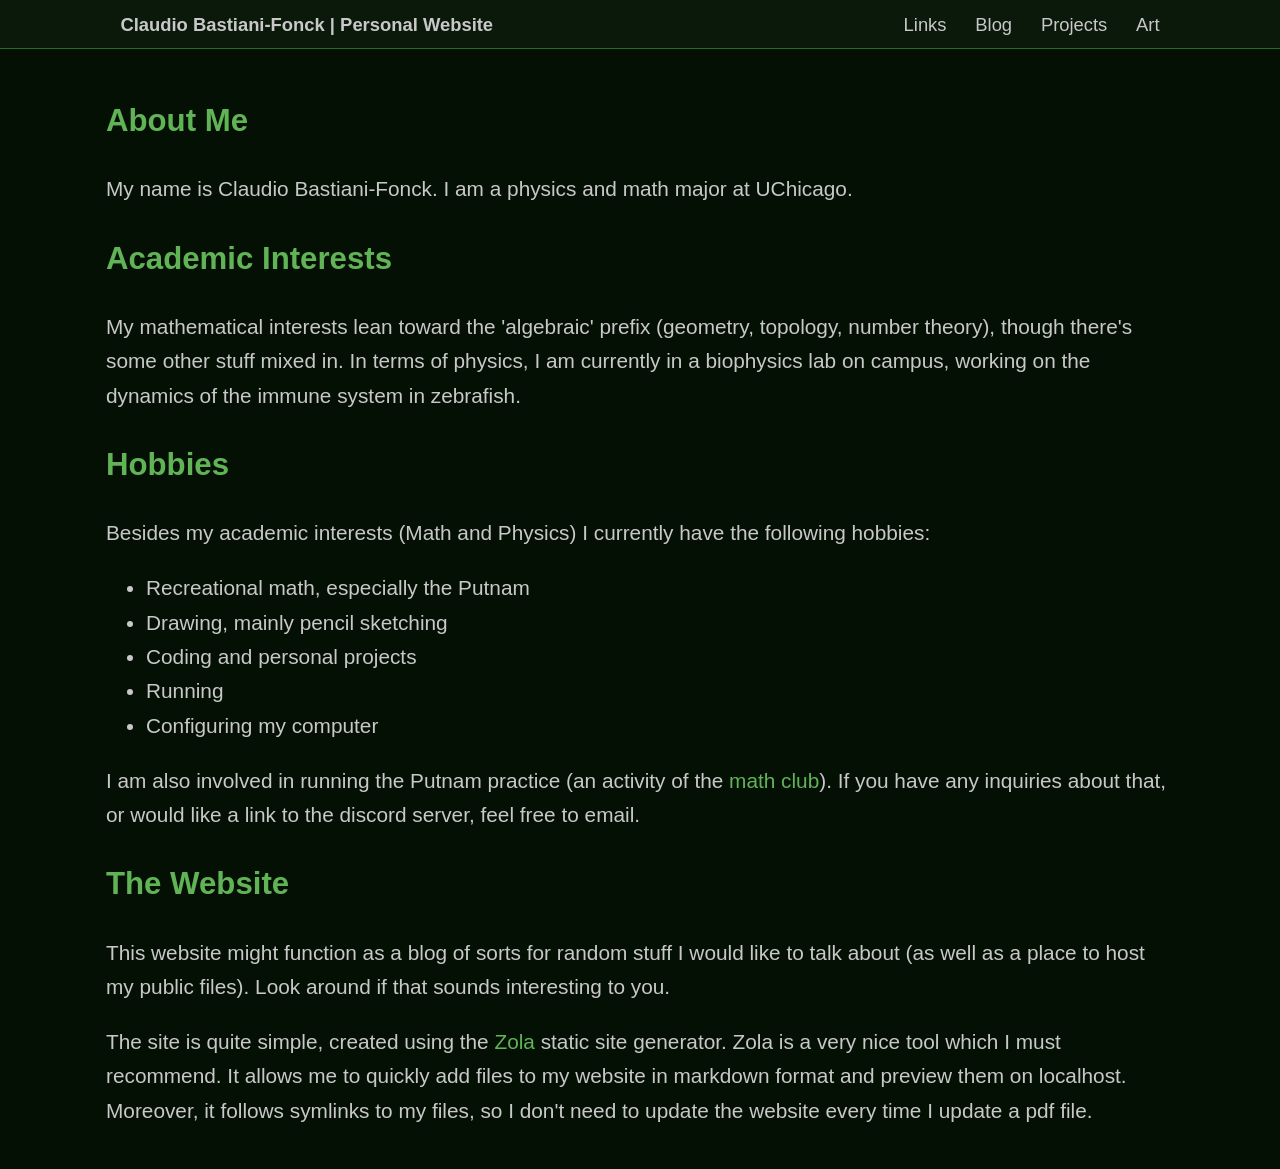
<file: index.html>
<!doctype html><html lang=en><head><meta charset=utf-8><meta content="width=device-width,initial-scale=1" name=viewport><title>Home | Claudio Bastiani-Fonck | Personal Website</title><meta content="Personal website and blog." name=description><link href=https://claudio-bf.github.io/css/site.css rel=stylesheet><link title="Claudio Bastiani-Fonck | Personal Website" href=https://claudio-bf.github.io/atom.xml rel=alternate type=application/atom+xml><body><header class=site-header><nav aria-label="Primary navigation" class=site-nav><span aria-label="Site title" class=nav-brand>Claudio Bastiani-Fonck | Personal Website</span><ul class=nav-list><li><a class=nav-action href=https://claudio-bf.github.io/links/>Links</a><li><a class=nav-action href=https://claudio-bf.github.io/blog/>Blog</a><li><a class=nav-action href=https://claudio-bf.github.io/projects/>Projects</a><li><a class=nav-action href=https://claudio-bf.github.io/art/>Art</a></ul></nav></header><main class=content><h2 id=about-me>About Me</h2><p>My name is Claudio Bastiani-Fonck. I am a physics and math major at UChicago.<h2 id=academic-interests>Academic Interests</h2><p>My mathematical interests lean toward the 'algebraic' prefix (geometry, topology, number theory), though there's some other stuff mixed in. In terms of physics, I am currently in a biophysics lab on campus, working on the dynamics of the immune system in zebrafish.<h2 id=hobbies>Hobbies</h2><p>Besides my academic interests (Math and Physics) I currently have the following hobbies:<ul><li>Recreational math, especially the Putnam<li>Drawing, mainly pencil sketching<li>Coding and personal projects<li>Running<li>Configuring my computer</ul><p>I am also involved in running the Putnam practice (an activity of the <a href=https://math.uchicago.edu/~mathclub/ rel=external>math club</a>). If you have any inquiries about that, or would like a link to the discord server, feel free to email.<h2 id=the-website>The Website</h2><p>This website might function as a blog of sorts for random stuff I would like to talk about (as well as a place to host my public files). Look around if that sounds interesting to you.<p>The site is quite simple, created using the <a href=https://www.getzola.org/ rel=external>Zola</a> static site generator. Zola is a very nice tool which I must recommend. It allows me to quickly add files to my website in markdown format and preview them on localhost. Moreover, it follows symlinks to my files, so I don't need to update the website every time I update a pdf file.</main>
</file>
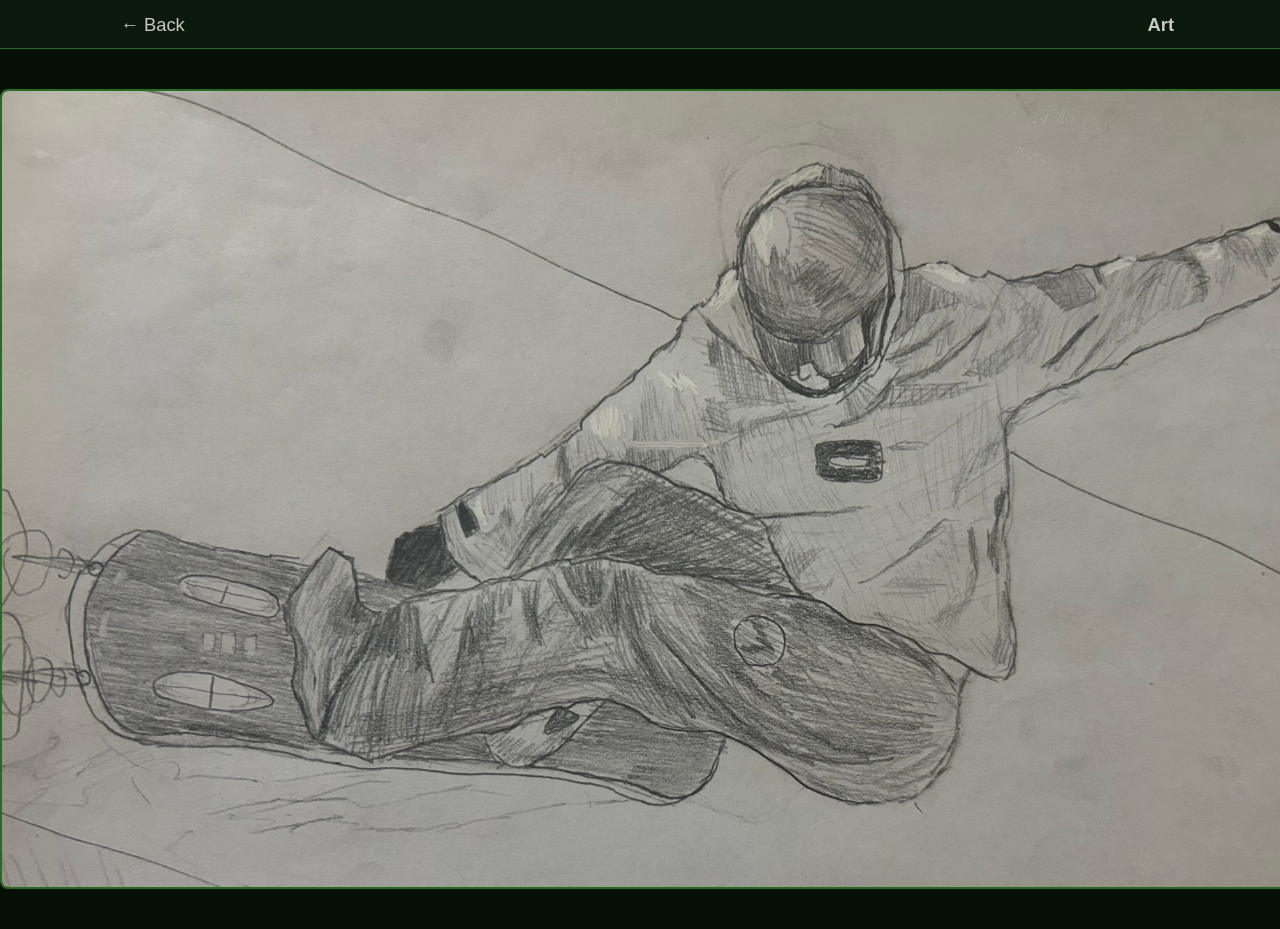
<file: art/index.html>
<!doctype html><html lang=en><head><meta charset=utf-8><meta content="width=device-width,initial-scale=1" name=viewport><title>Art | Claudio Bastiani-Fonck | Personal Website</title><meta content="Personal website and blog." name=description><link href=https://claudio-bf.github.io/css/site.css rel=stylesheet><link title="Claudio Bastiani-Fonck | Personal Website" href=https://claudio-bf.github.io/atom.xml rel=alternate type=application/atom+xml><body><header class=site-header><nav aria-label="Back navigation" class="site-nav site-nav--tree"><a class=nav-action href=https://claudio-bf.github.io/>← Back</a><div aria-current=page class=nav-path><span class=nav-current>Art</span></div></nav></header><main class=content><div aria-label="Art gallery" class=image-gallery><div class=image-wrapper><a href=https://claudio-bf.github.io/art/snowboarder.jpeg rel=noopener target=_blank> <img alt=snowboarder class=gallery-image decoding=async loading=lazy src=https://claudio-bf.github.io/art/snowboarder.jpeg> </a><div class=tooltip>snowboarder</div></div><div class=image-wrapper><a href=https://claudio-bf.github.io/art/rose.jpeg rel=noopener target=_blank> <img alt=rose class=gallery-image decoding=async loading=lazy src=https://claudio-bf.github.io/art/rose.jpeg> </a><div class=tooltip>rose</div></div><div class=image-wrapper><a href=https://claudio-bf.github.io/art/marija.jpeg rel=noopener target=_blank> <img alt=marija class=gallery-image decoding=async loading=lazy src=https://claudio-bf.github.io/art/marija.jpeg> </a><div class=tooltip>marija</div></div><div class=image-wrapper><a href=https://claudio-bf.github.io/art/kakeya.jpeg rel=noopener target=_blank> <img alt=kakeya class=gallery-image decoding=async loading=lazy src=https://claudio-bf.github.io/art/kakeya.jpeg> </a><div class=tooltip>kakeya</div></div><div class=image-wrapper><a href=https://claudio-bf.github.io/art/grothendieck.jpeg rel=noopener target=_blank> <img alt=grothendieck class=gallery-image decoding=async loading=lazy src=https://claudio-bf.github.io/art/grothendieck.jpeg> </a><div class=tooltip>grothendieck</div></div><div class=image-wrapper><a href=https://claudio-bf.github.io/art/girl.jpeg rel=noopener target=_blank> <img alt=girl class=gallery-image decoding=async loading=lazy src=https://claudio-bf.github.io/art/girl.jpeg> </a><div class=tooltip>girl</div></div><div class=image-wrapper><a href=https://claudio-bf.github.io/art/frog.jpeg rel=noopener target=_blank> <img alt=frog class=gallery-image decoding=async loading=lazy src=https://claudio-bf.github.io/art/frog.jpeg> </a><div class=tooltip>frog</div></div><div class=image-wrapper><a href=https://claudio-bf.github.io/art/fighting.jpeg rel=noopener target=_blank> <img alt=fighting class=gallery-image decoding=async loading=lazy src=https://claudio-bf.github.io/art/fighting.jpeg> </a><div class=tooltip>fighting</div></div><div class=image-wrapper><a href=https://claudio-bf.github.io/art/ferrero-rocher.jpeg rel=noopener target=_blank> <img alt="ferrero rocher" class=gallery-image decoding=async loading=lazy src=https://claudio-bf.github.io/art/ferrero-rocher.jpeg> </a><div class=tooltip>ferrero rocher</div></div><div class=image-wrapper><a href=https://claudio-bf.github.io/art/cat.jpeg rel=noopener target=_blank> <img alt=cat class=gallery-image decoding=async loading=lazy src=https://claudio-bf.github.io/art/cat.jpeg> </a><div class=tooltip>cat</div></div></div></main>
</file>
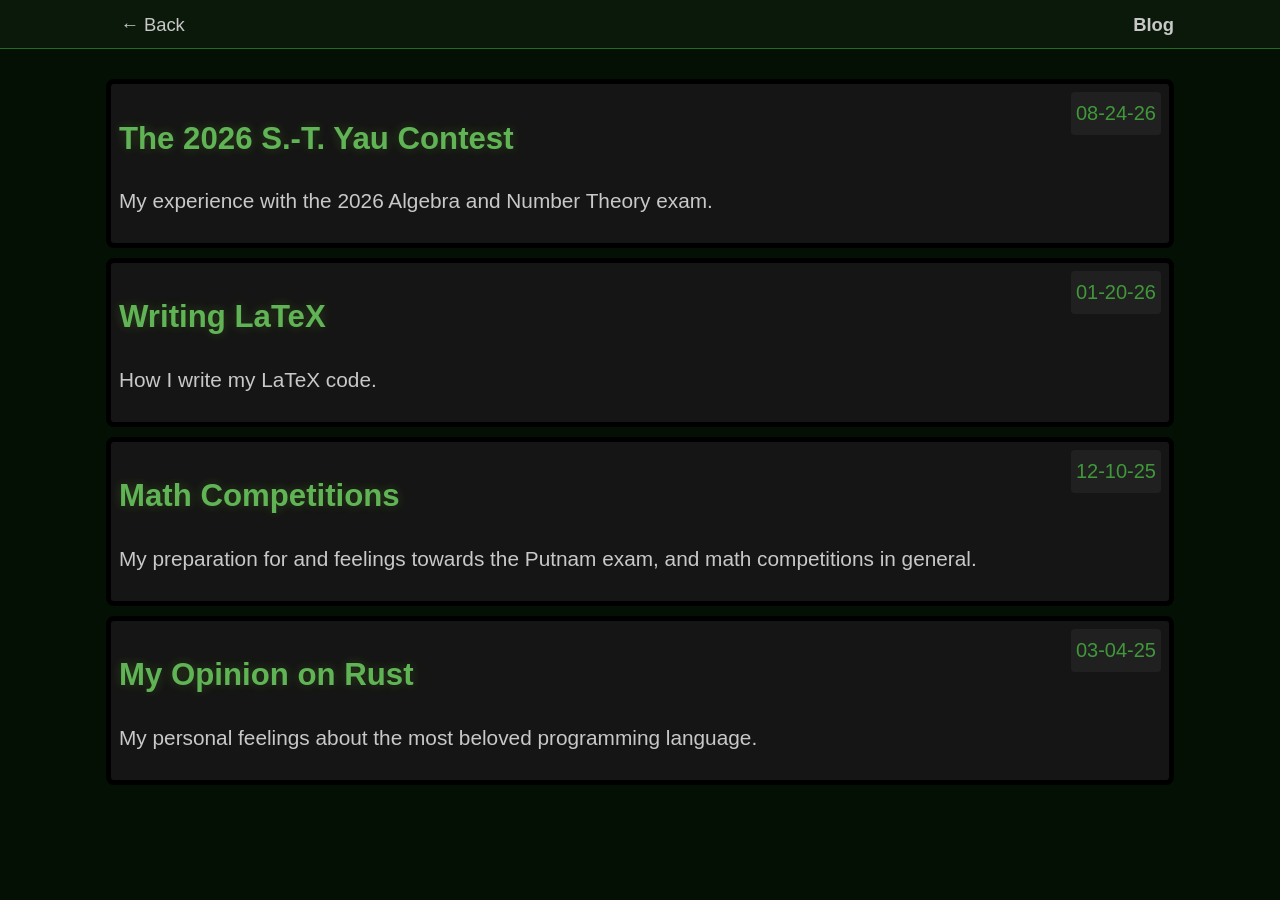
<file: blog/index.html>
<!doctype html><html lang=en><head><meta charset=utf-8><meta content="width=device-width,initial-scale=1" name=viewport><title>Blog | Claudio Bastiani-Fonck | Personal Website</title><meta content="Personal website and blog." name=description><link href=https://claudio-bf.github.io/css/site.css rel=stylesheet><link title="Claudio Bastiani-Fonck | Personal Website" href=https://claudio-bf.github.io/atom.xml rel=alternate type=application/atom+xml><body><header class=site-header><nav aria-label="Back navigation" class="site-nav site-nav--tree"><a class=nav-action href=https://claudio-bf.github.io/>← Back</a><div aria-current=page class=nav-path><span class=nav-current>Blog</span></div></nav></header><main class=content><a class=post href=https://claudio-bf.github.io/blog/yau-2026/> <span class=date> <time datetime=2026-08-24>08-24-26</time> </span> <h2>The 2026 S.-T. Yau Contest</h2> <p>My experience with the 2026 Algebra and Number Theory exam.</p> </a><a class=post href=https://claudio-bf.github.io/blog/latex/> <span class=date> <time datetime=2026-01-20>01-20-26</time> </span> <h2>Writing LaTeX</h2> <p>How I write my LaTeX code.</p> </a><a class=post href=https://claudio-bf.github.io/blog/putnam/> <span class=date> <time datetime=2025-12-10>12-10-25</time> </span> <h2>Math Competitions</h2> <p>My preparation for and feelings towards the Putnam exam, and math competitions in general.</p> </a><a class=post href=https://claudio-bf.github.io/blog/rust/> <span class=date> <time datetime=2025-03-04>03-04-25</time> </span> <h2>My Opinion on Rust</h2> <p>My personal feelings about the most beloved programming language.</p> </a></main>
</file>
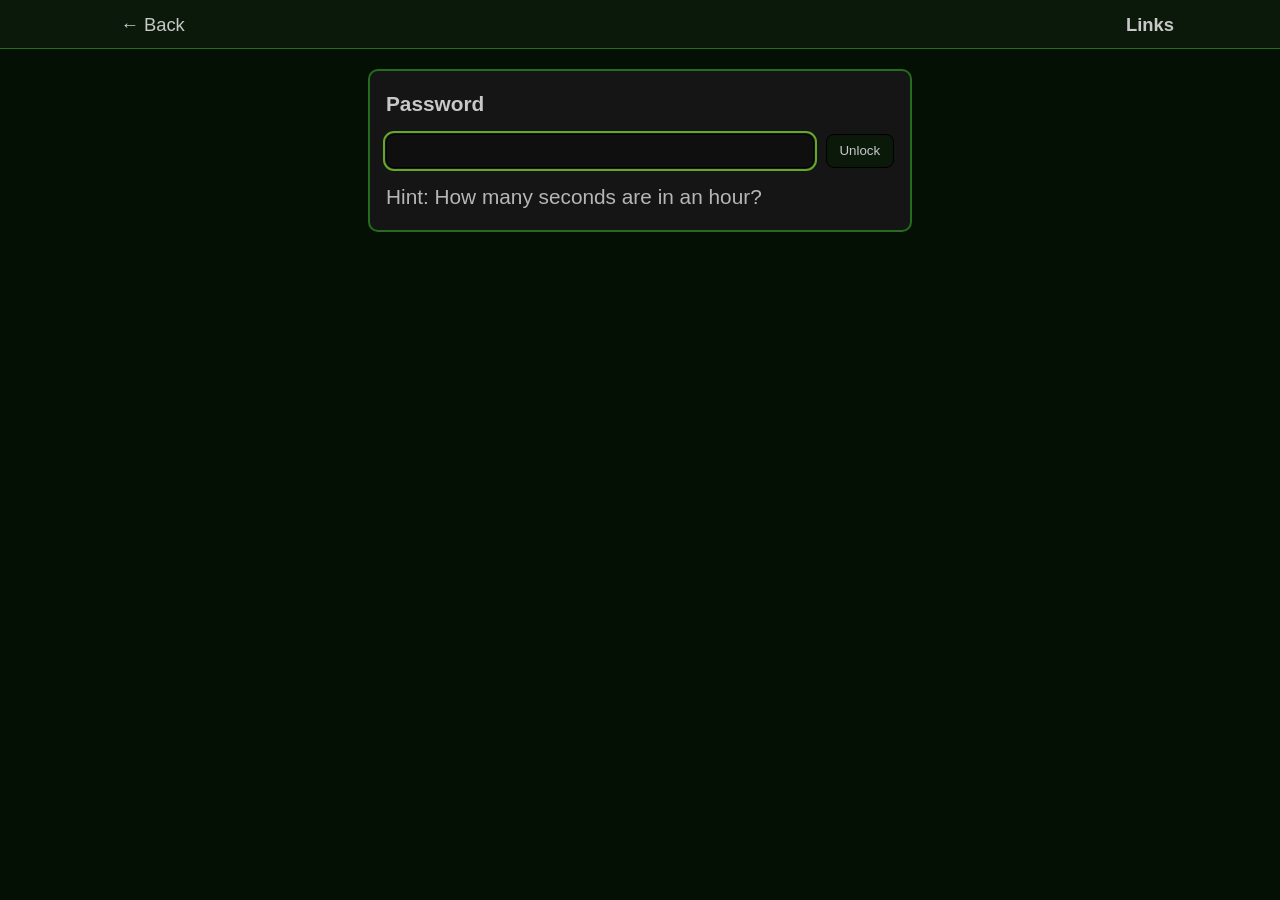
<file: links/index.html>
<!doctype html><html lang=en><head><meta charset=utf-8><meta content="width=device-width,initial-scale=1" name=viewport><title>Links | Claudio Bastiani-Fonck | Personal Website</title><meta content="Personal website and blog." name=description><link href=https://claudio-bf.github.io/css/site.css rel=stylesheet><link title="Claudio Bastiani-Fonck | Personal Website" href=https://claudio-bf.github.io/atom.xml rel=alternate type=application/atom+xml><body><header class=site-header><nav aria-label="Back navigation" class="site-nav site-nav--tree"><a class=nav-action href=https://claudio-bf.github.io/>← Back</a><div aria-current=page class=nav-path><span class=nav-current>Links</span></div></nav></header><main class=content><div data-payload=https://claudio-bf.github.io/_protected/links.bin data-protected-links><form class="pw pw-form" autocomplete=off><label class=pw-label for=pw-input>Password</label><input autocapitalize=off autofocus class=pw-input id=pw-input required spellcheck=false type=password><button class=pw-btn>Unlock</button><p class=pw-hint data-hint hidden><p class=pw-err data-error hidden role=alert></form><div data-protected-content hidden></div></div><script src=https://claudio-bf.github.io/js/protected-links.js type=module></script></main>
</file>
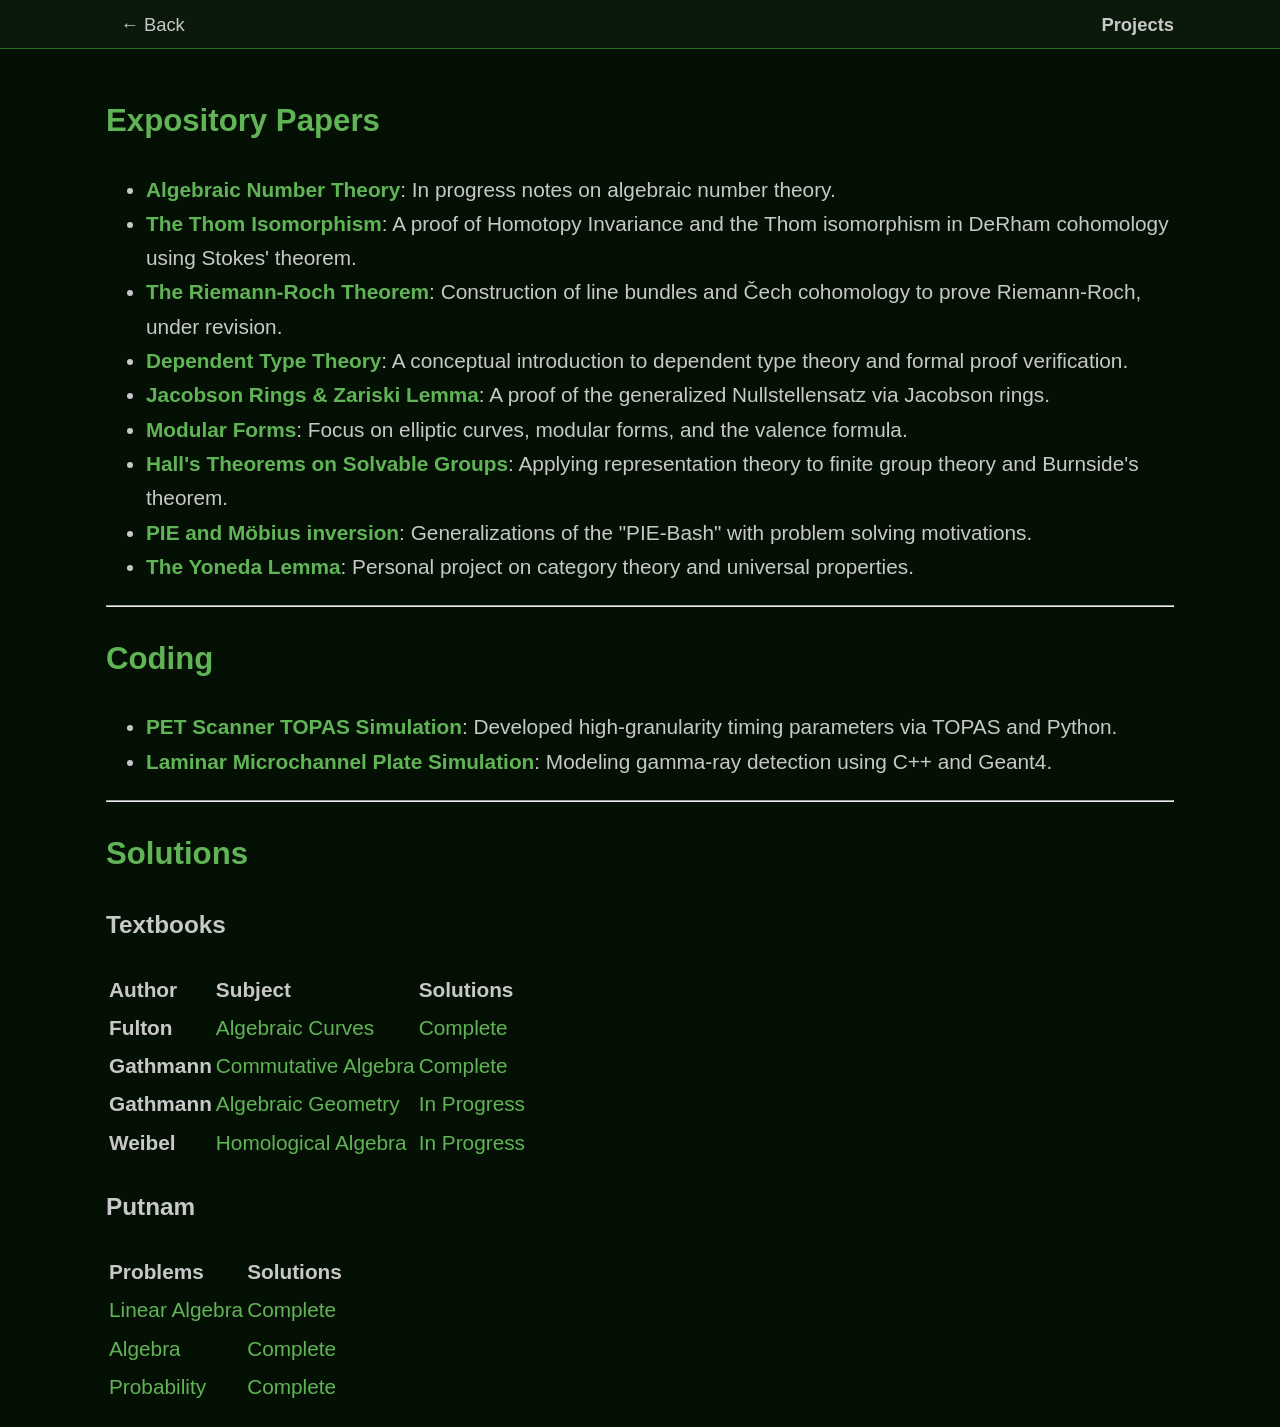
<file: projects/index.html>
<!doctype html><html lang=en><head><meta charset=utf-8><meta content="width=device-width,initial-scale=1" name=viewport><title>Projects | Claudio Bastiani-Fonck | Personal Website</title><meta content="Personal website and blog." name=description><link href=https://claudio-bf.github.io/css/site.css rel=stylesheet><link title="Claudio Bastiani-Fonck | Personal Website" href=https://claudio-bf.github.io/atom.xml rel=alternate type=application/atom+xml><body><header class=site-header><nav aria-label="Back navigation" class="site-nav site-nav--tree"><a class=nav-action href=https://claudio-bf.github.io/>← Back</a><div aria-current=page class=nav-path><span class=nav-current>Projects</span></div></nav></header><main class=content><h2 id=expository-papers>Expository Papers</h2><ul><li><a href=/writing/notes-algebraic-nt.pdf><strong>Algebraic Number Theory</strong></a>: In progress notes on algebraic number theory.<li><a href=/writing/poincare-thom.pdf><strong>The Thom Isomorphism</strong></a>: A proof of Homotopy Invariance and the Thom isomorphism in DeRham cohomology using Stokes' theorem.<li><a href=/writing/riemann-roch.pdf><strong>The Riemann-Roch Theorem</strong></a>: Construction of line bundles and Čech cohomology to prove Riemann-Roch, under revision.<li><a href=/writing/DTT-notes.pdf><strong>Dependent Type Theory</strong></a>: A conceptual introduction to dependent type theory and formal proof verification.<li><a href=/writing/jacobson-zariski.pdf><strong>Jacobson Rings & Zariski Lemma</strong></a>: A proof of the generalized Nullstellensatz via Jacobson rings.<li><a href=/writing/modular-forms.pdf><strong>Modular Forms</strong></a>: Focus on elliptic curves, modular forms, and the valence formula.<li><a href=/writing/hall-theorems.pdf><strong>Hall's Theorems on Solvable Groups</strong></a>: Applying representation theory to finite group theory and Burnside's theorem.<li><a href=/writing/pie-bash.pdf><strong>PIE and Möbius inversion</strong></a>: Generalizations of the "PIE-Bash" with problem solving motivations.<li><a href=/writing/yoneda.pdf><strong>The Yoneda Lemma</strong></a>: Personal project on category theory and universal properties.</ul><hr><h2 id=coding>Coding</h2><ul><li><a href=https://github.com/Claudio-BF/hgmt_pet rel=external><strong>PET Scanner TOPAS Simulation</strong></a>: Developed high-granularity timing parameters via TOPAS and Python.<li><a href=https://github.com/cameronpoe/LMCP/tree/claudiobf/newsims rel=external><strong>Laminar Microchannel Plate Simulation</strong></a>: Modeling gamma-ray detection using C++ and Geant4.</ul><hr><h2 id=solutions>Solutions</h2><h3 id=textbooks>Textbooks</h3><table><thead><tr><th style=text-align:left>Author<th style=text-align:left>Subject<th style=text-align:left>Solutions<tbody><tr><td style=text-align:left><strong>Fulton</strong><td style=text-align:left><a href=https://agag-gathmann.math.rptu.de/de/pac.php rel=external>Algebraic Curves</a><td style=text-align:left><a href=/solutions/fulton.pdf>Complete</a><tr><td style=text-align:left><strong>Gathmann</strong><td style=text-align:left><a href=https://agag-gathmann.math.rptu.de/de/commalg.php rel=external>Commutative Algebra</a><td style=text-align:left><a href=/solutions/gathmann-comm-alg.pdf>Complete</a><tr><td style=text-align:left><strong>Gathmann</strong><td style=text-align:left><a href=https://agag-gathmann.math.rptu.de/de/alggeom.php rel=external>Algebraic Geometry</a><td style=text-align:left><a href=/solutions/gathmann-algeo.pdf>In Progress</a><tr><td style=text-align:left><strong>Weibel</strong><td style=text-align:left><a href=https://ncatlab.org/nlab/show/An+Introduction+to+Homological+Algebra rel=external>Homological Algebra</a><td style=text-align:left><a href=/solutions/weibel.pdf>In Progress</a></table><h3 id=putnam>Putnam</h3><table><thead><tr><th style=text-align:left>Problems<th style=text-align:left>Solutions<tbody><tr><td style=text-align:left><a href=https://yufeizhao.com/a34/linalg.pdf rel=external>Linear Algebra</a><td style=text-align:left><a href=/solutions/putnam/linalg.pdf>Complete</a><tr><td style=text-align:left><a href=https://yufeizhao.com/a34/algebra.pdf rel=external>Algebra</a><td style=text-align:left><a href=/solutions/putnam/algebra.pdf>Complete</a><tr><td style=text-align:left><a href=https://yufeizhao.com/a34/probability.pdf rel=external>Probability</a><td style=text-align:left><a href=/solutions/putnam/probability.pdf>Complete</a></table></main>
</file>
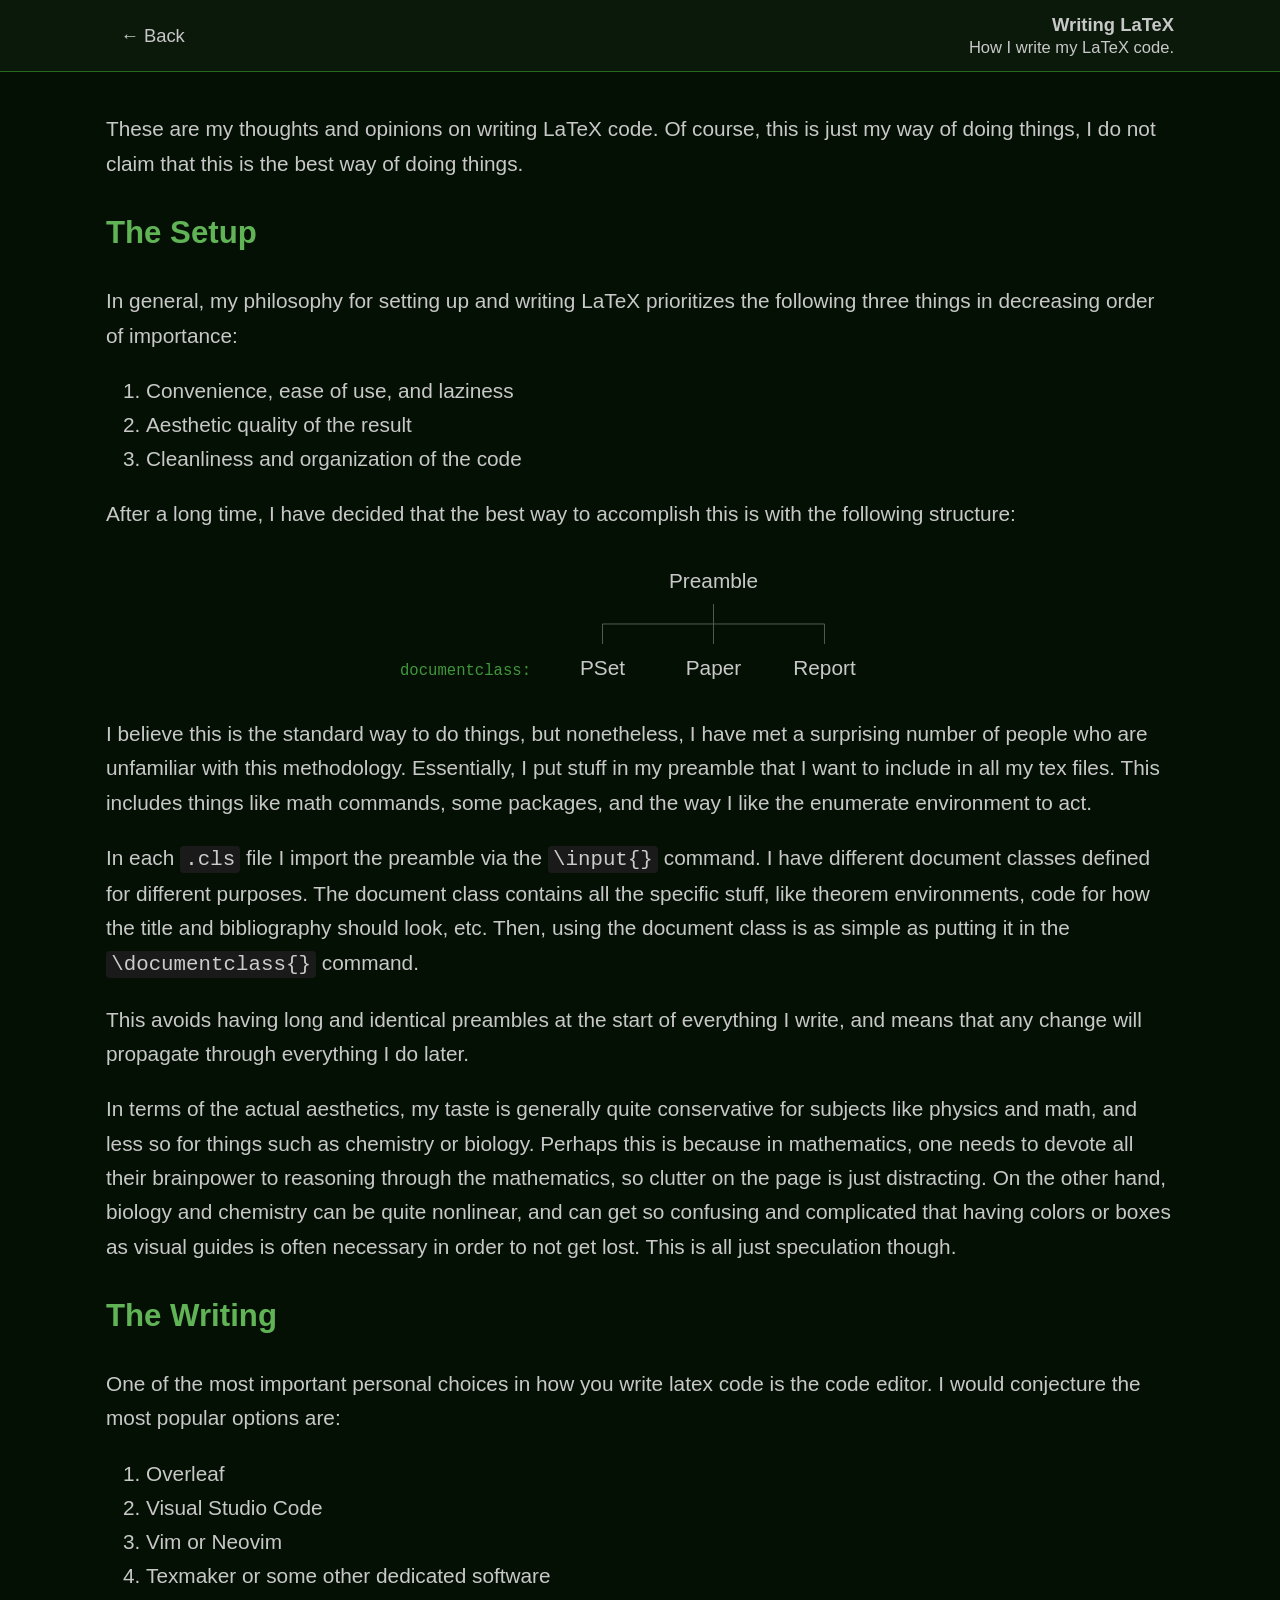
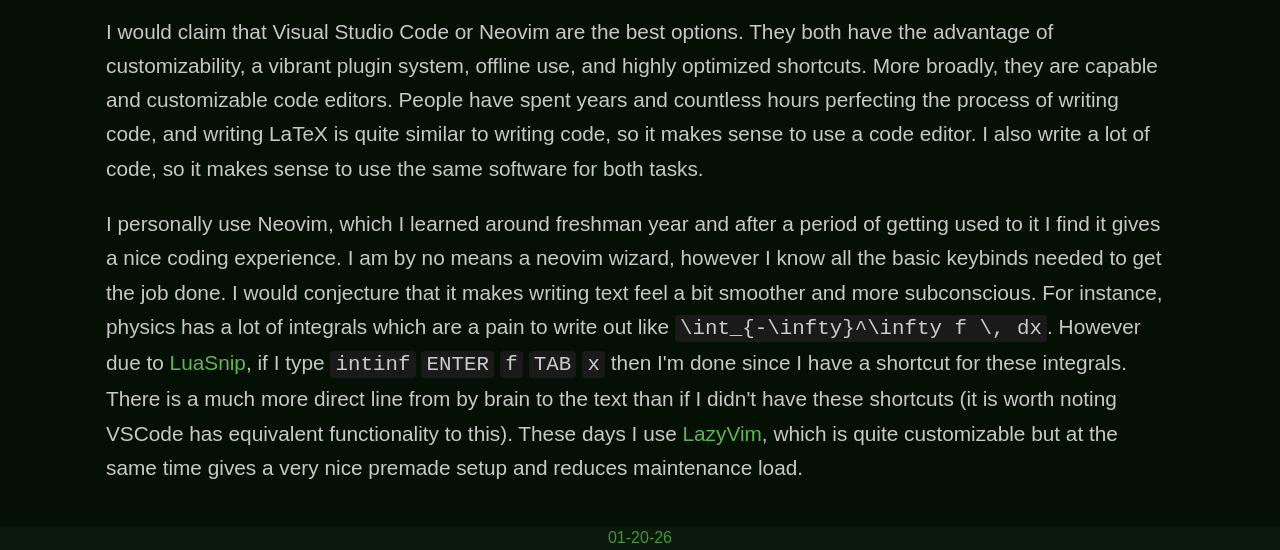
<file: blog/latex/index.html>
<!doctype html><html lang=en><head><meta charset=utf-8><meta content="width=device-width,initial-scale=1" name=viewport><title>Writing LaTeX | Claudio Bastiani-Fonck | Personal Website</title><meta content="How I write my LaTeX code." name=description><link href=https://claudio-bf.github.io/css/site.css rel=stylesheet><link title="Claudio Bastiani-Fonck | Personal Website" href=https://claudio-bf.github.io/atom.xml rel=alternate type=application/atom+xml><body><header class=site-header><nav aria-label="Back navigation" class="site-nav site-nav--tree"><a class=nav-action href=https://claudio-bf.github.io/blog/>← Back</a><div aria-current=page class=nav-path><span class=nav-current>Writing LaTeX</span><div class=nav-subtitle>How I write my LaTeX code.</div></div></nav></header><main class=content><style>.preamble-diagram{text-align:center;grid-template-columns:max-content minmax(0,1fr);align-items:baseline;column-gap:1rem;width:30rem;max-width:100%;margin:2rem auto;display:grid}.preamble-diagram>div,.preamble-diagram svg{grid-column:2}.preamble-diagram svg{width:100%;height:auto;color:var(--color-text-primary);opacity:.4;margin:.4rem 0;display:block}.preamble-classes{grid-row:3;grid-template-columns:repeat(3,minmax(0,1fr));display:grid}.preamble-diagram figcaption{color:var(--color-accent-muted);font-family:var(--font-family-code);text-align:right;white-space:nowrap;grid-area:3/1;font-size:.75em}@media (width<=400px){.preamble-diagram{column-gap:.5rem;font-size:.8em}}</style><p>These are my thoughts and opinions on writing LaTeX code. Of course, this is just my way of doing things, I do not claim that this is the best way of doing things.<h2 id=the-setup>The Setup</h2><p>In general, my philosophy for setting up and writing LaTeX prioritizes the following three things in decreasing order of importance:<ol><li>Convenience, ease of use, and laziness<li>Aesthetic quality of the result<li>Cleanliness and organization of the code</ol><p>After a long time, I have decided that the best way to accomplish this is with the following structure:<figure aria-label="Preamble shared by the PSet, Paper, and Report document classes" class=preamble-diagram><div>Preamble</div><svg viewbox="0 0 300 36" aria-hidden=true focusable=false><path d="M150 0V36 M50 36V18H250V36" fill=none stroke=currentColor stroke-width=1 vector-effect=non-scaling-stroke /></svg><div class=preamble-classes><span>PSet</span><span>Paper</span><span>Report</span></div><figcaption>documentclass:</figcaption></figure><p>I believe this is the standard way to do things, but nonetheless, I have met a surprising number of people who are unfamiliar with this methodology. Essentially, I put stuff in my preamble that I want to include in all my tex files. This includes things like math commands, some packages, and the way I like the enumerate environment to act.<p>In each <code>.cls</code> file I import the preamble via the <code>\input{}</code> command. I have different document classes defined for different purposes. The document class contains all the specific stuff, like theorem environments, code for how the title and bibliography should look, etc. Then, using the document class is as simple as putting it in the <code>\documentclass{}</code> command.<p>This avoids having long and identical preambles at the start of everything I write, and means that any change will propagate through everything I do later.<p>In terms of the actual aesthetics, my taste is generally quite conservative for subjects like physics and math, and less so for things such as chemistry or biology. Perhaps this is because in mathematics, one needs to devote all their brainpower to reasoning through the mathematics, so clutter on the page is just distracting. On the other hand, biology and chemistry can be quite nonlinear, and can get so confusing and complicated that having colors or boxes as visual guides is often necessary in order to not get lost. This is all just speculation though.<h2 id=the-writing>The Writing</h2><p>One of the most important personal choices in how you write latex code is the code editor. I would conjecture the most popular options are:<ol><li>Overleaf<li>Visual Studio Code<li>Vim or Neovim<li>Texmaker or some other dedicated software</ol><p>I would claim that Visual Studio Code or Neovim are the best options. They both have the advantage of customizability, a vibrant plugin system, offline use, and highly optimized shortcuts. More broadly, they are capable and customizable code editors. People have spent years and countless hours perfecting the process of writing code, and writing LaTeX is quite similar to writing code, so it makes sense to use a code editor. I also write a lot of code, so it makes sense to use the same software for both tasks.<p>I personally use Neovim, which I learned around freshman year and after a period of getting used to it I find it gives a nice coding experience. I am by no means a neovim wizard, however I know all the basic keybinds needed to get the job done. I would conjecture that it makes writing text feel a bit smoother and more subconscious. For instance, physics has a lot of integrals which are a pain to write out like <code>\int_{-\infty}^\infty f \, dx</code>. However due to <a href=https://github.com/L3MON4D3/LuaSnip rel=external>LuaSnip</a>, if I type <code>intinf</code> <code>ENTER</code> <code>f</code> <code>TAB</code> <code>x</code> then I'm done since I have a shortcut for these integrals. There is a much more direct line from by brain to the text than if I didn't have these shortcuts (it is worth noting VSCode has equivalent functionality to this). These days I use <a href=https://www.lazyvim.org/ rel=external>LazyVim</a>, which is quite customizable but at the same time gives a very nice premade setup and reduces maintenance load.</main><footer class=post-footer><time datetime=2026-01-20>01-20-26</time></footer>
</file>
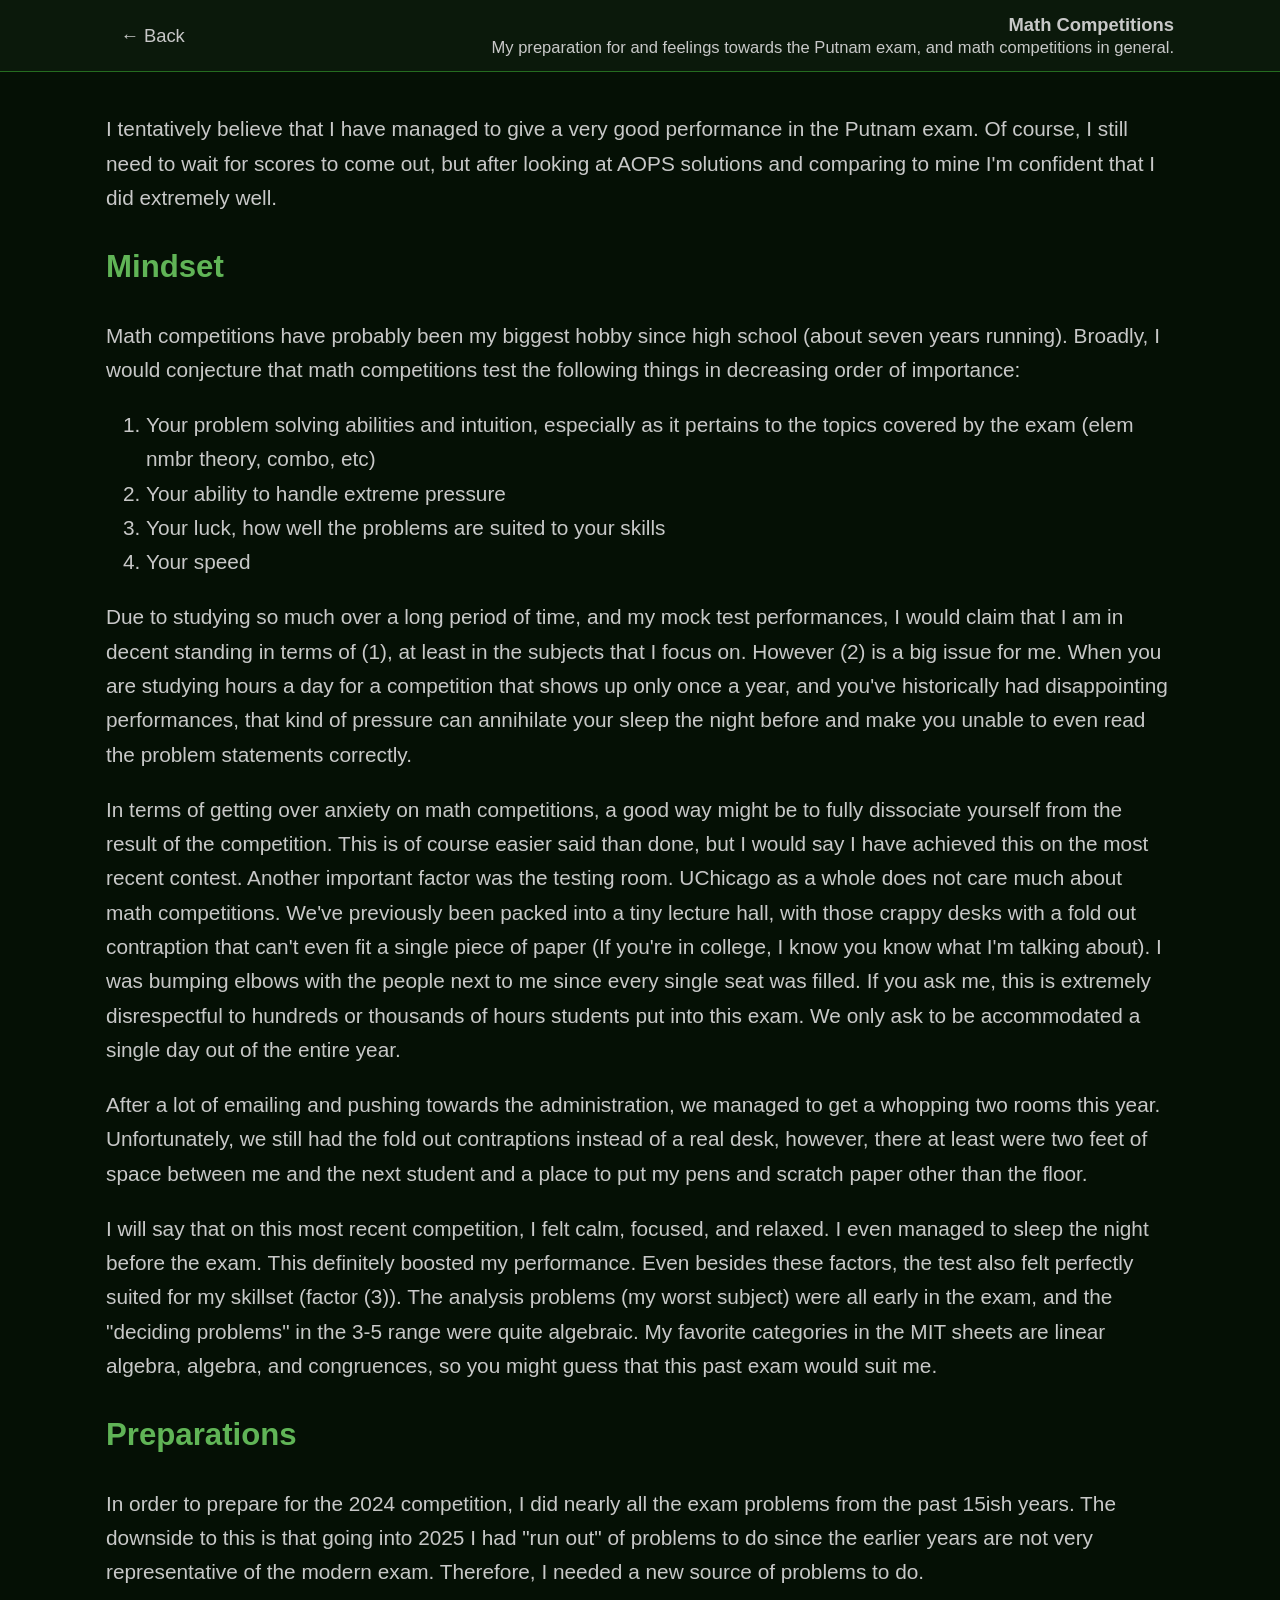
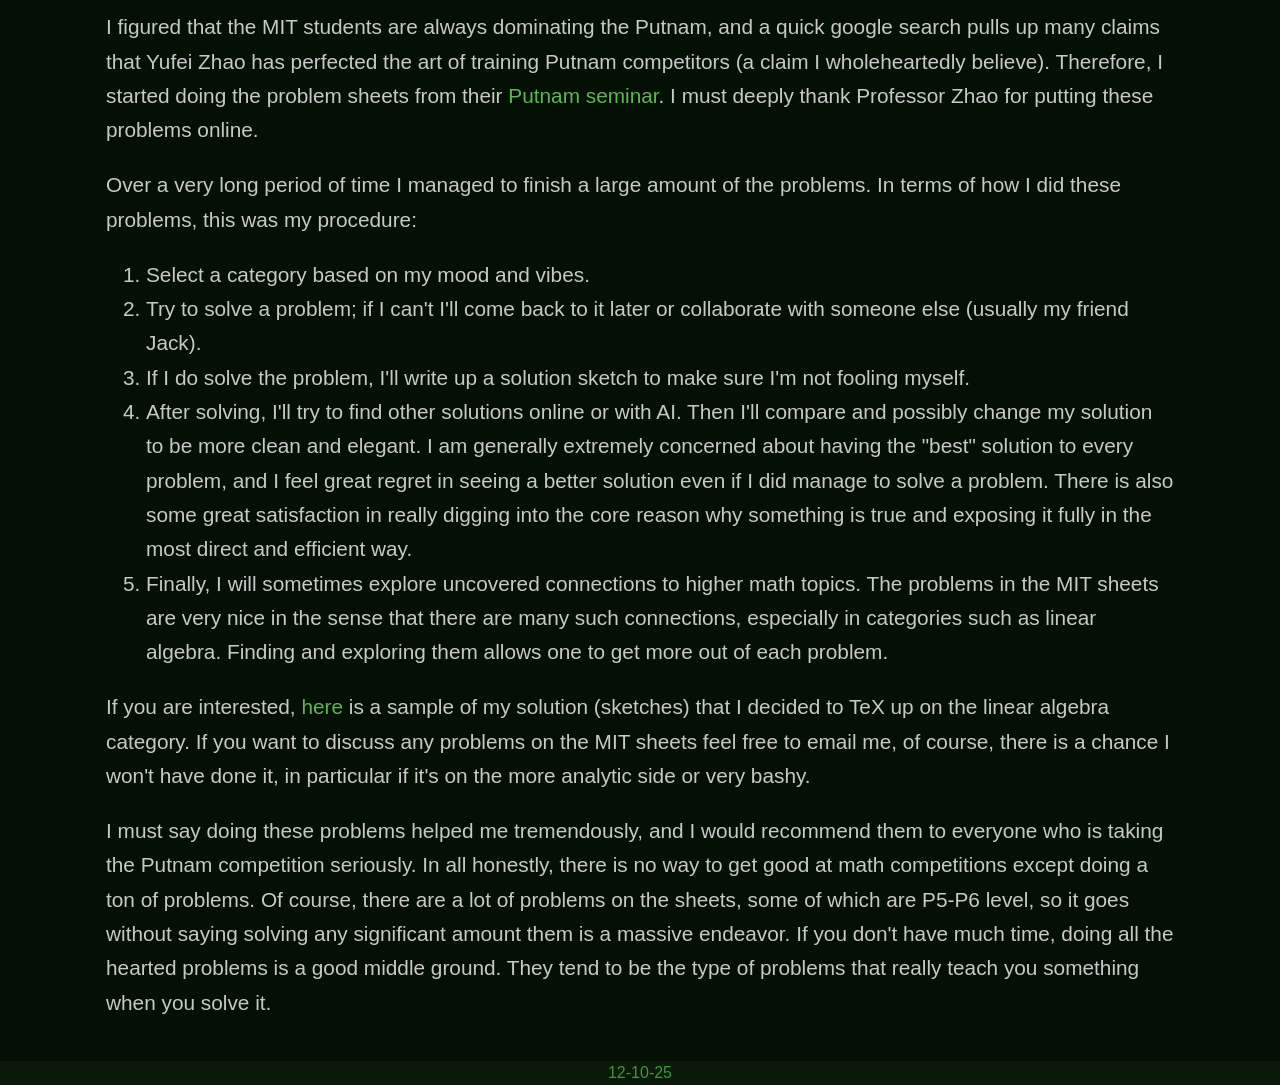
<file: blog/putnam/index.html>
<!doctype html><html lang=en><head><meta charset=utf-8><meta content="width=device-width,initial-scale=1" name=viewport><title>Math Competitions | Claudio Bastiani-Fonck | Personal Website</title><meta content="My preparation for and feelings towards the Putnam exam, and math competitions in general." name=description><link href=https://claudio-bf.github.io/css/site.css rel=stylesheet><link title="Claudio Bastiani-Fonck | Personal Website" href=https://claudio-bf.github.io/atom.xml rel=alternate type=application/atom+xml><body><header class=site-header><nav aria-label="Back navigation" class="site-nav site-nav--tree"><a class=nav-action href=https://claudio-bf.github.io/blog/>← Back</a><div aria-current=page class=nav-path><span class=nav-current>Math Competitions</span><div class=nav-subtitle>My preparation for and feelings towards the Putnam exam, and math competitions in general.</div></div></nav></header><main class=content><p>I tentatively believe that I have managed to give a very good performance in the Putnam exam. Of course, I still need to wait for scores to come out, but after looking at AOPS solutions and comparing to mine I'm confident that I did extremely well.<h2 id=mindset>Mindset</h2><p>Math competitions have probably been my biggest hobby since high school (about seven years running). Broadly, I would conjecture that math competitions test the following things in decreasing order of importance:<ol><li>Your problem solving abilities and intuition, especially as it pertains to the topics covered by the exam (elem nmbr theory, combo, etc)<li>Your ability to handle extreme pressure<li>Your luck, how well the problems are suited to your skills<li>Your speed</ol><p>Due to studying so much over a long period of time, and my mock test performances, I would claim that I am in decent standing in terms of (1), at least in the subjects that I focus on. However (2) is a big issue for me. When you are studying hours a day for a competition that shows up only once a year, and you've historically had disappointing performances, that kind of pressure can annihilate your sleep the night before and make you unable to even read the problem statements correctly.<p>In terms of getting over anxiety on math competitions, a good way might be to fully dissociate yourself from the result of the competition. This is of course easier said than done, but I would say I have achieved this on the most recent contest. Another important factor was the testing room. UChicago as a whole does not care much about math competitions. We've previously been packed into a tiny lecture hall, with those crappy desks with a fold out contraption that can't even fit a single piece of paper (If you're in college, I know you know what I'm talking about). I was bumping elbows with the people next to me since every single seat was filled. If you ask me, this is extremely disrespectful to hundreds or thousands of hours students put into this exam. We only ask to be accommodated a single day out of the entire year.<p>After a lot of emailing and pushing towards the administration, we managed to get a whopping two rooms this year. Unfortunately, we still had the fold out contraptions instead of a real desk, however, there at least were two feet of space between me and the next student and a place to put my pens and scratch paper other than the floor.<p>I will say that on this most recent competition, I felt calm, focused, and relaxed. I even managed to sleep the night before the exam. This definitely boosted my performance. Even besides these factors, the test also felt perfectly suited for my skillset (factor (3)). The analysis problems (my worst subject) were all early in the exam, and the "deciding problems" in the 3-5 range were quite algebraic. My favorite categories in the MIT sheets are linear algebra, algebra, and congruences, so you might guess that this past exam would suit me.<h2 id=preparations>Preparations</h2><p>In order to prepare for the 2024 competition, I did nearly all the exam problems from the past 15ish years. The downside to this is that going into 2025 I had "run out" of problems to do since the earlier years are not very representative of the modern exam. Therefore, I needed a new source of problems to do.<p>I figured that the MIT students are always dominating the Putnam, and a quick google search pulls up many claims that Yufei Zhao has perfected the art of training Putnam competitors (a claim I wholeheartedly believe). Therefore, I started doing the problem sheets from their <a href=https://yufeizhao.com/a34/ rel=external>Putnam seminar</a>. I must deeply thank Professor Zhao for putting these problems online.<p>Over a very long period of time I managed to finish a large amount of the problems. In terms of how I did these problems, this was my procedure:<ol><li>Select a category based on my mood and vibes.<li>Try to solve a problem; if I can't I'll come back to it later or collaborate with someone else (usually my friend Jack).<li>If I do solve the problem, I'll write up a solution sketch to make sure I'm not fooling myself.<li>After solving, I'll try to find other solutions online or with AI. Then I'll compare and possibly change my solution to be more clean and elegant. I am generally extremely concerned about having the "best" solution to every problem, and I feel great regret in seeing a better solution even if I did manage to solve a problem. There is also some great satisfaction in really digging into the core reason why something is true and exposing it fully in the most direct and efficient way.<li>Finally, I will sometimes explore uncovered connections to higher math topics. The problems in the MIT sheets are very nice in the sense that there are many such connections, especially in categories such as linear algebra. Finding and exploring them allows one to get more out of each problem.</ol><p>If you are interested, <a href=/solutions/putnam/linalg.pdf>here</a> is a sample of my solution (sketches) that I decided to TeX up on the linear algebra category. If you want to discuss any problems on the MIT sheets feel free to email me, of course, there is a chance I won't have done it, in particular if it's on the more analytic side or very bashy.<p>I must say doing these problems helped me tremendously, and I would recommend them to everyone who is taking the Putnam competition seriously. In all honestly, there is no way to get good at math competitions except doing a ton of problems. Of course, there are a lot of problems on the sheets, some of which are P5-P6 level, so it goes without saying solving any significant amount them is a massive endeavor. If you don't have much time, doing all the hearted problems is a good middle ground. They tend to be the type of problems that really teach you something when you solve it.</main><footer class=post-footer><time datetime=2025-12-10>12-10-25</time></footer>
</file>
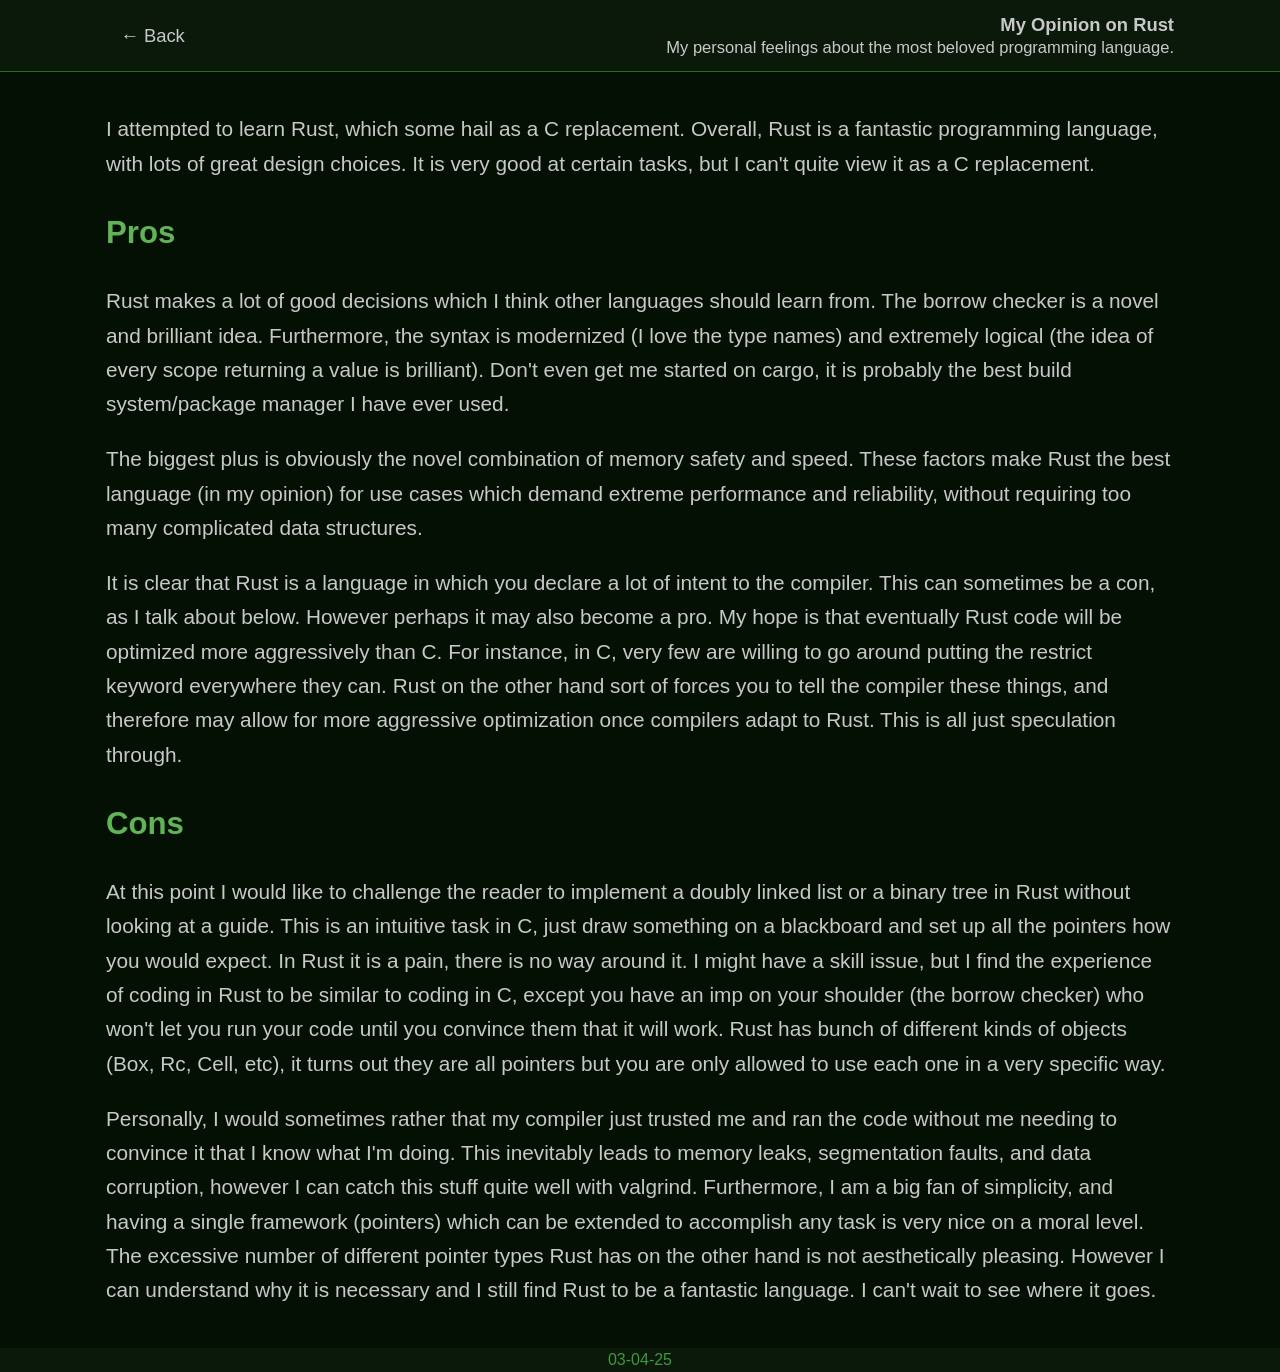
<file: blog/rust/index.html>
<!doctype html><html lang=en><head><meta charset=utf-8><meta content="width=device-width,initial-scale=1" name=viewport><title>My Opinion on Rust | Claudio Bastiani-Fonck | Personal Website</title><meta content="My personal feelings about the most beloved programming language." name=description><link href=https://claudio-bf.github.io/css/site.css rel=stylesheet><link title="Claudio Bastiani-Fonck | Personal Website" href=https://claudio-bf.github.io/atom.xml rel=alternate type=application/atom+xml><body><header class=site-header><nav aria-label="Back navigation" class="site-nav site-nav--tree"><a class=nav-action href=https://claudio-bf.github.io/blog/>← Back</a><div aria-current=page class=nav-path><span class=nav-current>My Opinion on Rust</span><div class=nav-subtitle>My personal feelings about the most beloved programming language.</div></div></nav></header><main class=content><p>I attempted to learn Rust, which some hail as a C replacement. Overall, Rust is a fantastic programming language, with lots of great design choices. It is very good at certain tasks, but I can't quite view it as a C replacement.<h2 id=pros>Pros</h2><p>Rust makes a lot of good decisions which I think other languages should learn from. The borrow checker is a novel and brilliant idea. Furthermore, the syntax is modernized (I love the type names) and extremely logical (the idea of every scope returning a value is brilliant). Don't even get me started on cargo, it is probably the best build system/package manager I have ever used.<p>The biggest plus is obviously the novel combination of memory safety and speed. These factors make Rust the best language (in my opinion) for use cases which demand extreme performance and reliability, without requiring too many complicated data structures.<p>It is clear that Rust is a language in which you declare a lot of intent to the compiler. This can sometimes be a con, as I talk about below. However perhaps it may also become a pro. My hope is that eventually Rust code will be optimized more aggressively than C. For instance, in C, very few are willing to go around putting the restrict keyword everywhere they can. Rust on the other hand sort of forces you to tell the compiler these things, and therefore may allow for more aggressive optimization once compilers adapt to Rust. This is all just speculation through.<h2 id=cons>Cons</h2><p>At this point I would like to challenge the reader to implement a doubly linked list or a binary tree in Rust without looking at a guide. This is an intuitive task in C, just draw something on a blackboard and set up all the pointers how you would expect. In Rust it is a pain, there is no way around it. I might have a skill issue, but I find the experience of coding in Rust to be similar to coding in C, except you have an imp on your shoulder (the borrow checker) who won't let you run your code until you convince them that it will work. Rust has bunch of different kinds of objects (Box, Rc, Cell, etc), it turns out they are all pointers but you are only allowed to use each one in a very specific way.<p>Personally, I would sometimes rather that my compiler just trusted me and ran the code without me needing to convince it that I know what I'm doing. This inevitably leads to memory leaks, segmentation faults, and data corruption, however I can catch this stuff quite well with valgrind. Furthermore, I am a big fan of simplicity, and having a single framework (pointers) which can be extended to accomplish any task is very nice on a moral level. The excessive number of different pointer types Rust has on the other hand is not aesthetically pleasing. However I can understand why it is necessary and I still find Rust to be a fantastic language. I can't wait to see where it goes.</main><footer class=post-footer><time datetime=2025-03-04>03-04-25</time></footer>
</file>
